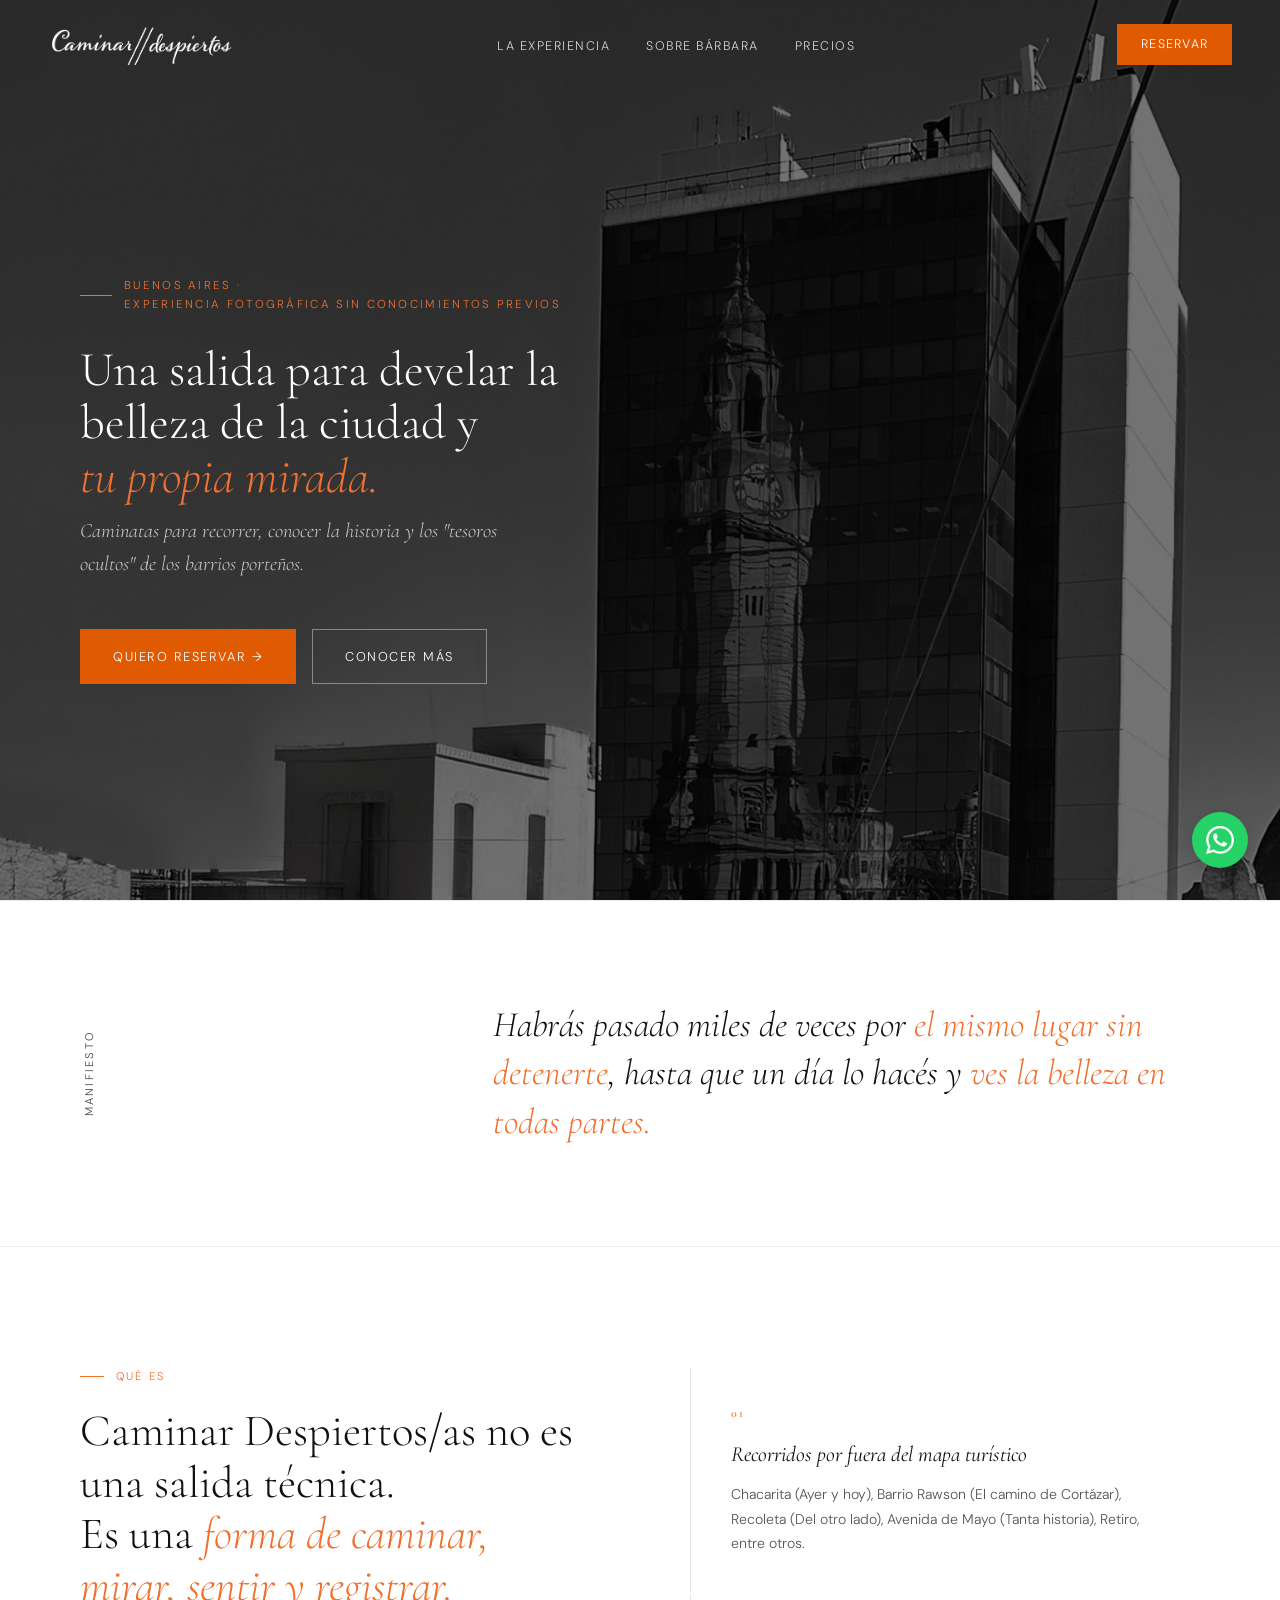
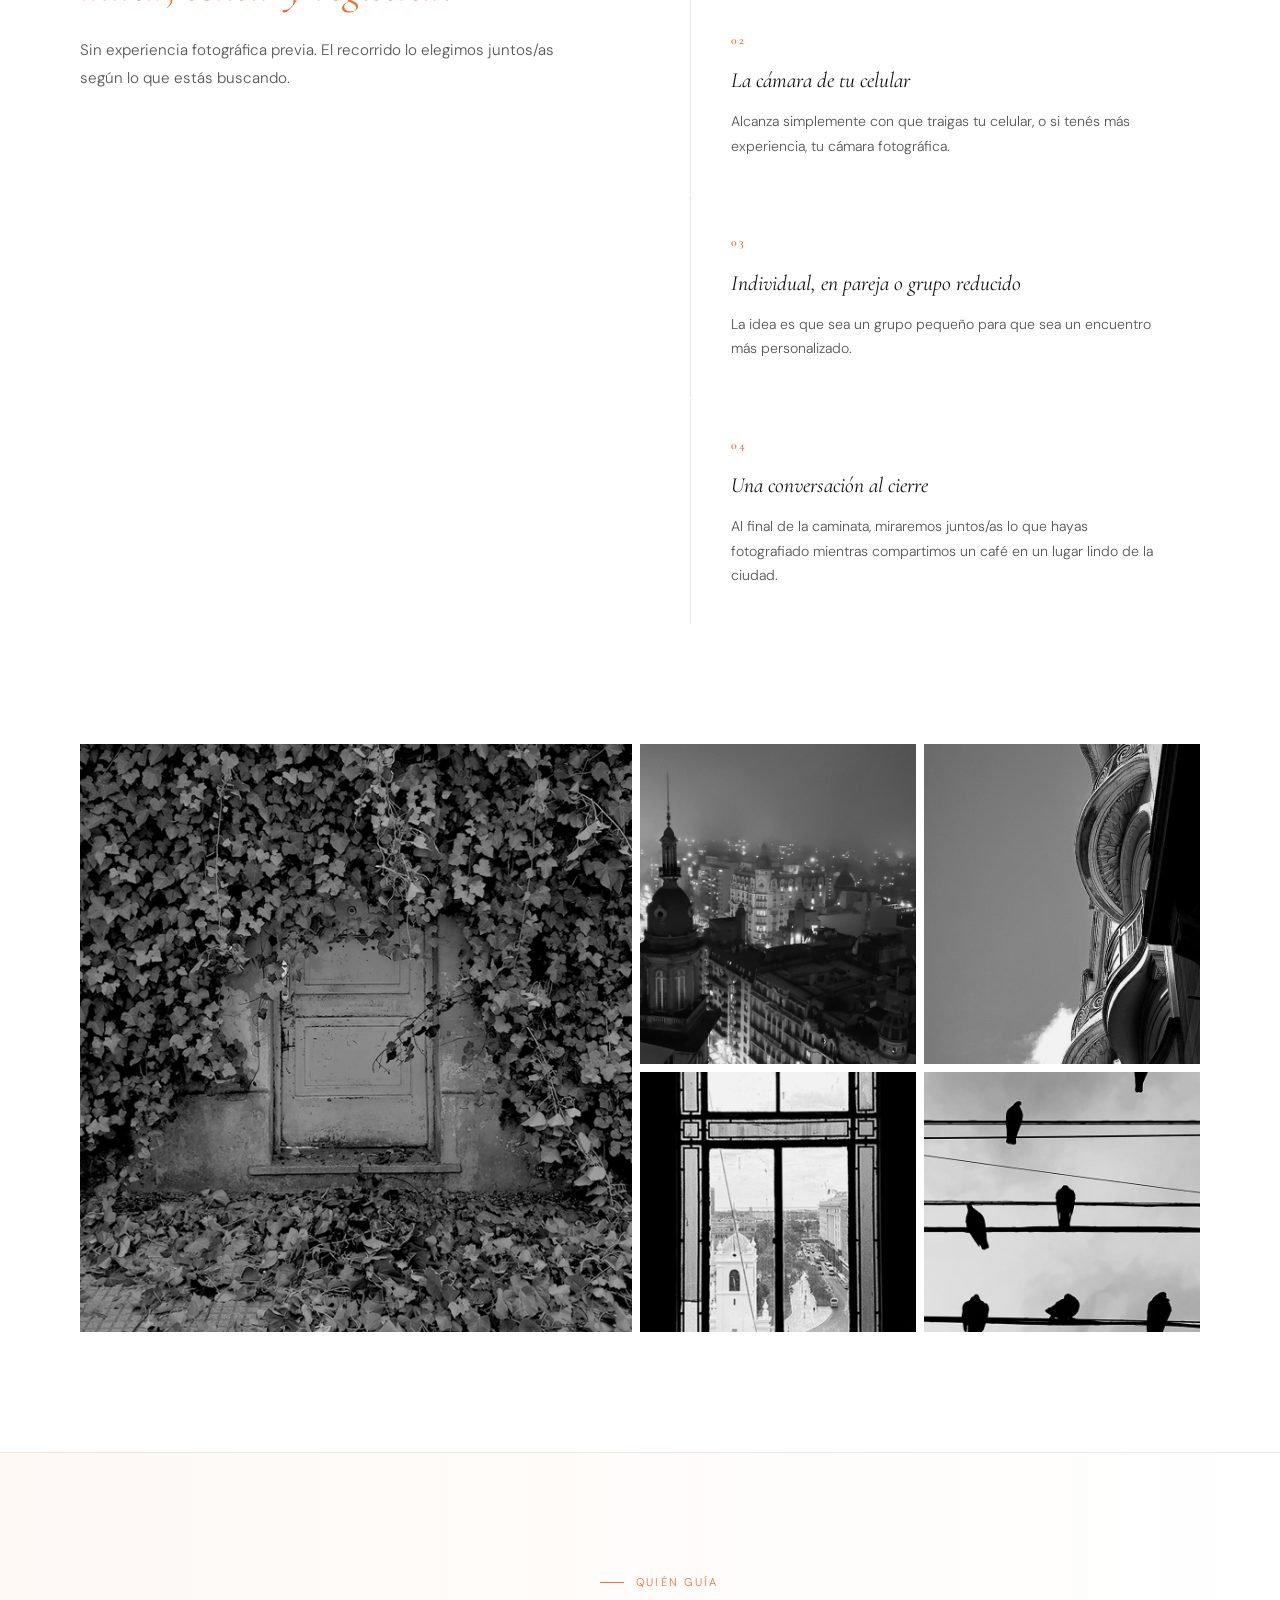
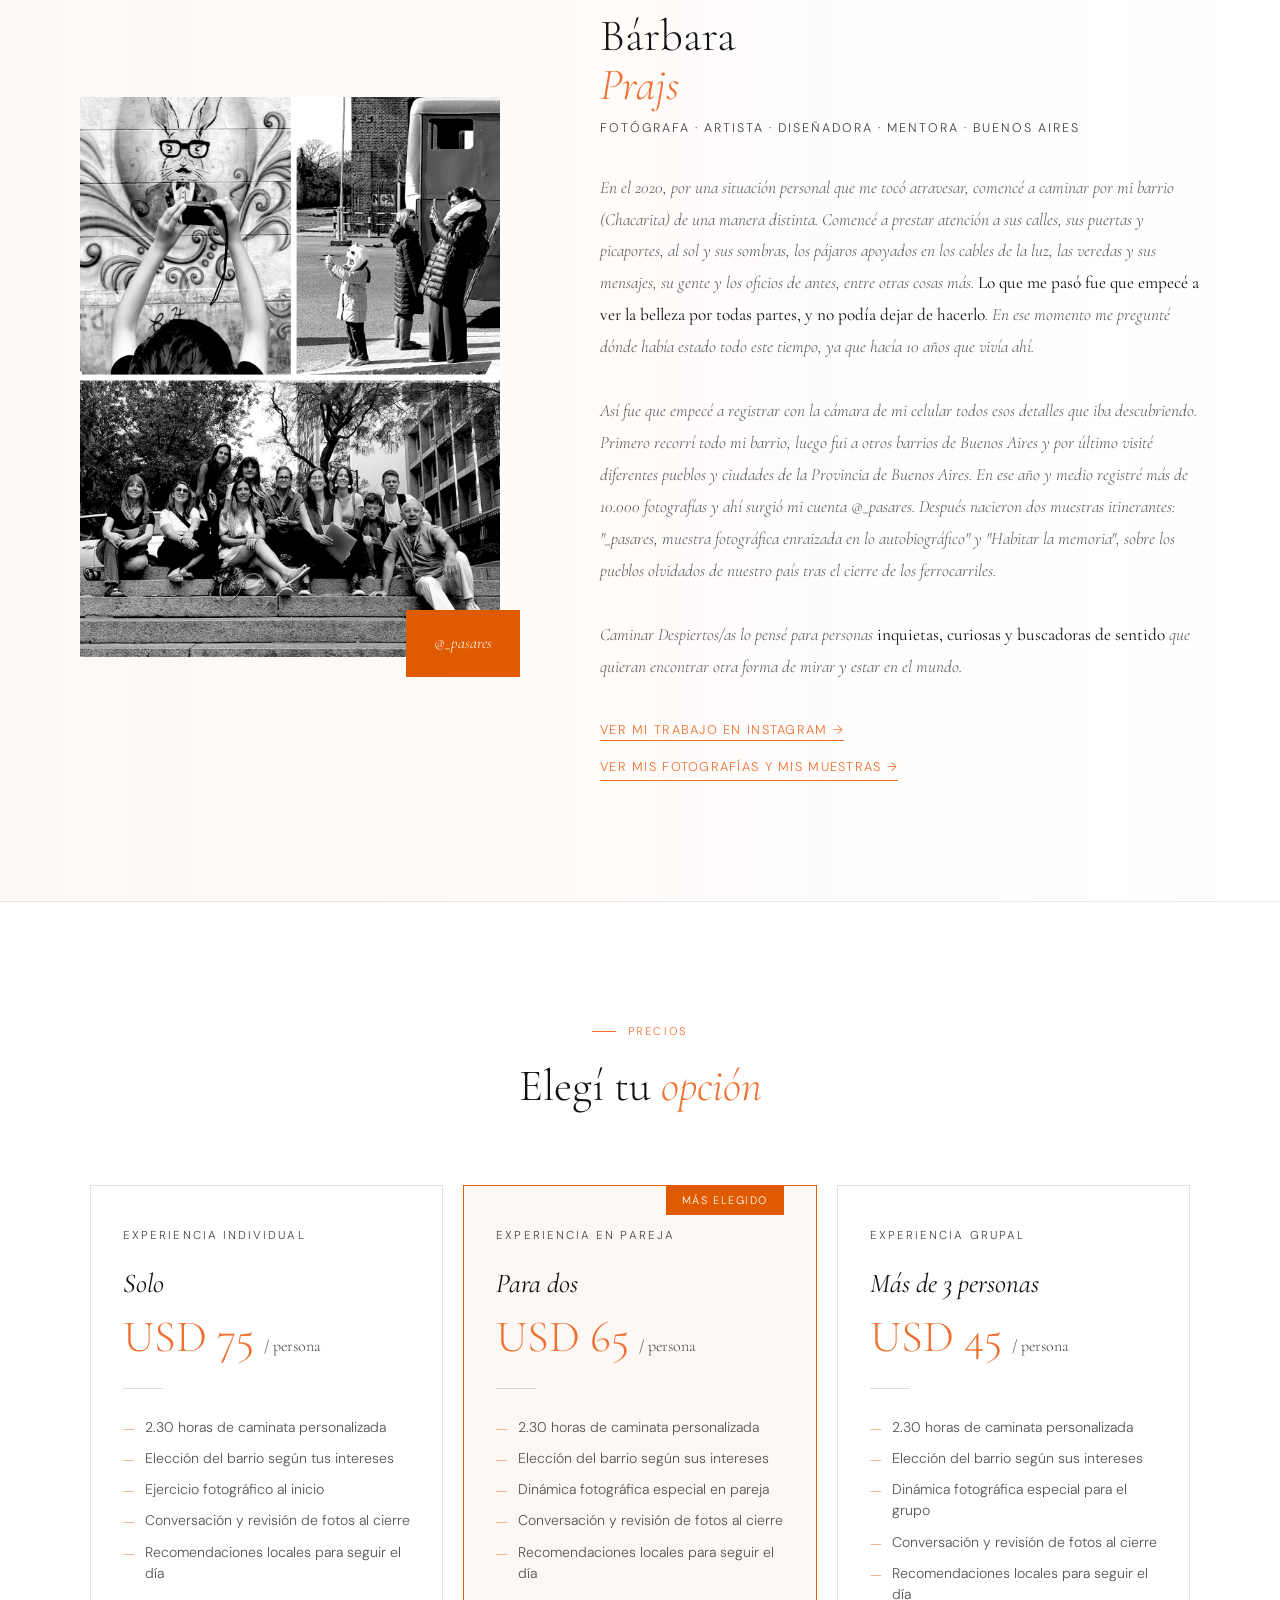
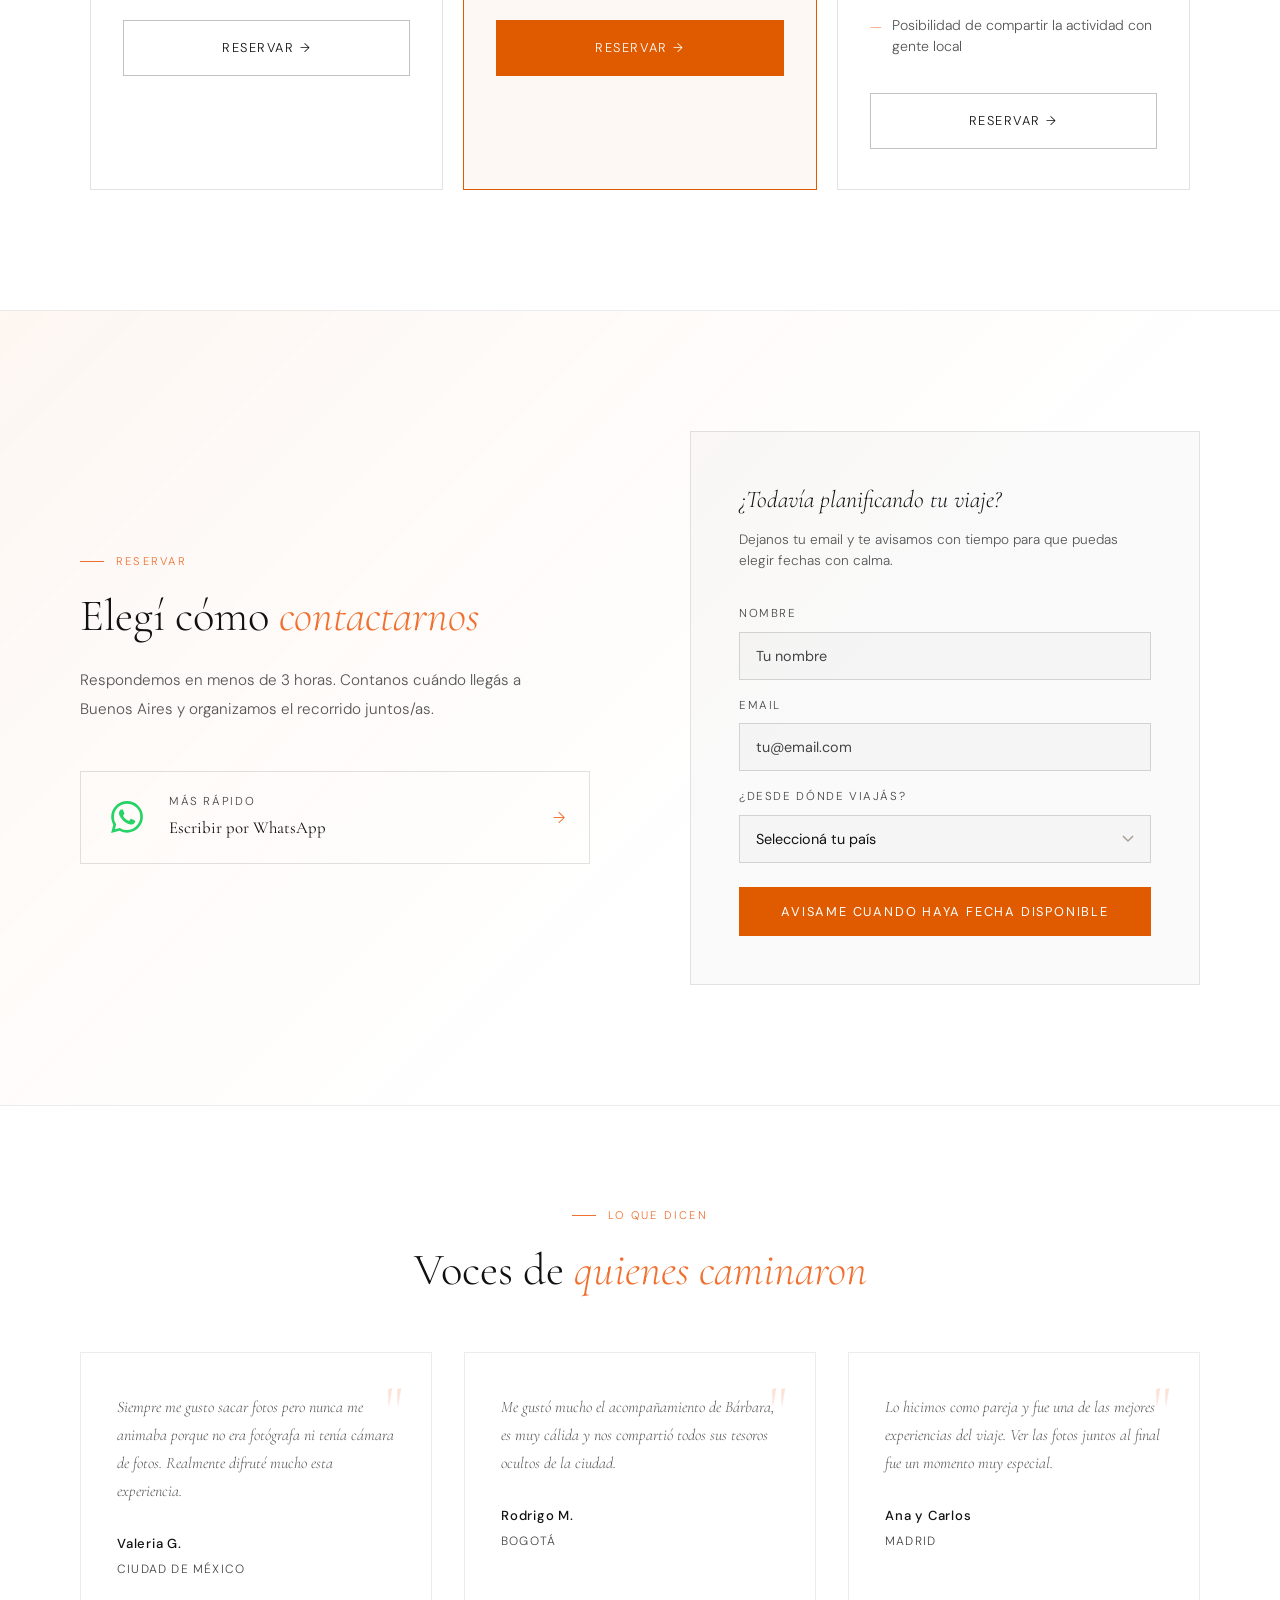
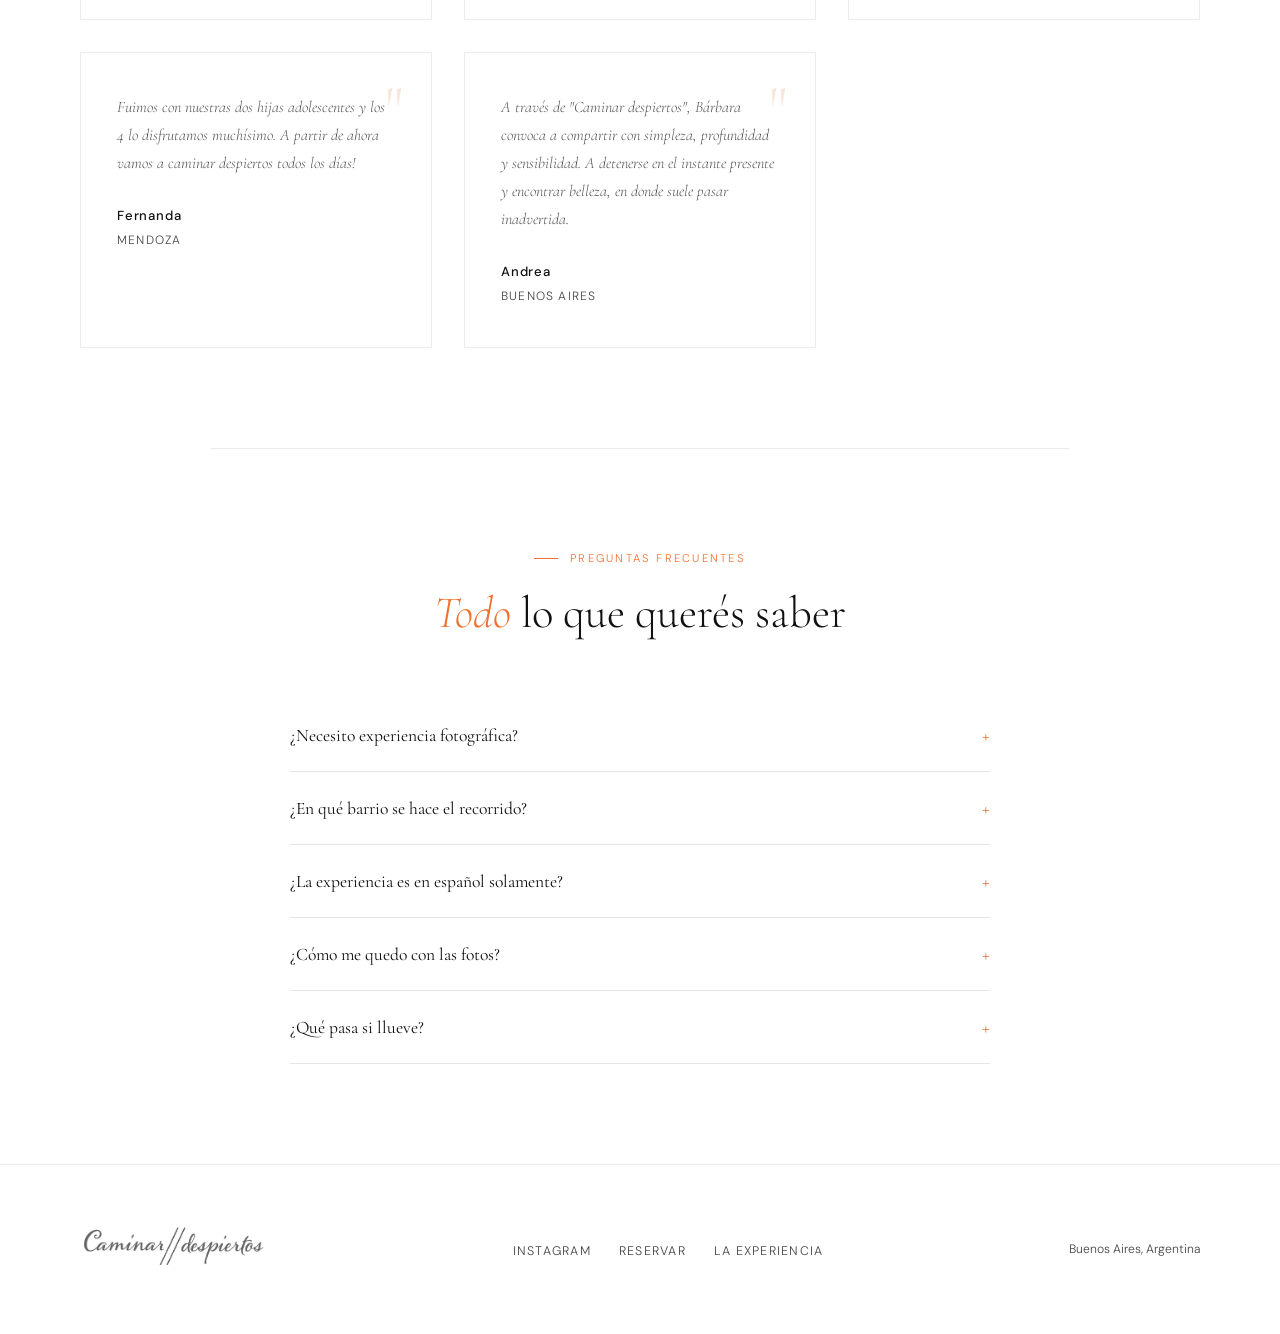
<file: index.html>
<!DOCTYPE html>
<html lang="es">
<head>
<!-- Google Tag Manager -->
<script>(function(w,d,s,l,i){w[l]=w[l]||[];w[l].push({'gtm.start':
new Date().getTime(),event:'gtm.js'});var f=d.getElementsByTagName(s)[0],
j=d.createElement(s),dl=l!='dataLayer'?'&l='+l:'';j.async=true;j.src=
'https://www.googletagmanager.com/gtm.js?id='+i+dl;f.parentNode.insertBefore(j,f);
})(window,document,'script','dataLayer','GTM-NDMD7FV8');</script>
<!-- End Google Tag Manager -->
<!-- Google tag (gtag.js) -->
<script async src="https://www.googletagmanager.com/gtag/js?id=AW-18066770005"></script>
<script>
  window.dataLayer = window.dataLayer || [];
  function gtag(){dataLayer.push(arguments);}
  gtag('js', new Date());
  gtag('config', 'AW-18066770005');
</script>
<meta charset="UTF-8">
<meta name="viewport" content="width=device-width, initial-scale=1.0">
<title>Caminar Despiertos — Experiencia fotográfica en Buenos Aires</title>
<meta name="description" content="Caminatas fotográficas por los barrios reales de Buenos Aires. Guiadas por Bárbara Prajs, fotógrafa y artista. Individual o en pareja. Sin experiencia previa necesaria.">

<!-- Open Graph / WhatsApp / Facebook -->
<meta property="og:type" content="website">
<meta property="og:url" content="https://caminardespiertos.com/">
<meta property="og:title" content="Caminar Despiertos — Experiencia fotográfica en Buenos Aires">
<meta property="og:description" content="Caminatas fotográficas por los barrios reales de Buenos Aires. Guiadas por Bárbara Prajs. Individual o en pareja. Sin experiencia previa necesaria.">
<meta property="og:image" content="https://caminardespiertos.com/images/image-share.jpg">
<meta property="og:locale" content="es_AR">

<!-- Twitter Card -->
<meta name="twitter:card" content="summary_large_image">
<meta name="twitter:title" content="Caminar Despiertos — Experiencia fotográfica en Buenos Aires">
<meta name="twitter:description" content="Caminatas fotográficas por los barrios reales de Buenos Aires. Guiadas por Bárbara Prajs.">
<meta name="twitter:image" content="https://caminardespiertos.com/images/image-share.jpg">

<!-- SEO -->
<meta name="robots" content="index, follow">
<meta name="author" content="Bárbara Prajs">
<link rel="canonical" href="https://caminardespiertos.com/">

<link rel="preconnect" href="https://fonts.googleapis.com">
<link rel="preconnect" href="https://fonts.gstatic.com" crossorigin>
<link href="https://fonts.googleapis.com/css2?family=Cormorant+Garamond:ital,wght@0,300;0,400;0,600;1,300;1,400;1,600&family=DM+Sans:wght@300;400;500&display=swap" rel="stylesheet">
<link rel="stylesheet" href="css/styles.css">
</head>
<body>
<!-- Google Tag Manager (noscript) -->
<noscript><iframe src="https://www.googletagmanager.com/ns.html?id=GTM-NDMD7FV8"
height="0" width="0" style="display:none;visibility:hidden"></iframe></noscript>
<!-- End Google Tag Manager (noscript) -->

<!-- NAV -->
<nav id="navbar">
  <a href="#" class="nav-logo">
    <img src="images/logo-white.png" alt="Caminar Despiertos" class="logo-white">
    <img src="images/logo.png" alt="Caminar Despiertos" class="logo-dark">
  </a>
  <ul class="nav-links">
    <li><a href="#que-es">La experiencia</a></li>
    <li><a href="#barbara">Sobre Bárbara</a></li>
    <li><a href="#precios">Precios</a></li>
  </ul>
  <a href="#reservar" class="nav-cta">Reservar</a>
</nav>

<!-- HERO -->
<section class="hero">
  <div class="hero-bg">
    <img src="images/hero.jpg" alt="Caminar Despiertos en Buenos Aires">
  </div>
  <div class="hero-left">
    <p class="hero-eyebrow">Buenos Aires ·<br>EXPERIENCIA FOTOGRÁFICA SIN CONOCIMIENTOS PREVIOS</p>
    <h1 class="hero-title">Una salida para develar la belleza de la ciudad y<br><em>tu propia mirada.</em></h1>
    <p class="hero-subtitle">Caminatas para recorrer, conocer la historia y los "tesoros ocultos" de los barrios porteños.</p>
    <div class="hero-actions">
      <a href="#reservar" class="btn-primary">Quiero reservar →</a>
      <a href="#que-es" class="btn-secondary">Conocer más</a>
    </div>
  </div>
</section>

<!-- QUOTE -->
<section class="quote-section">
  <span class="quote-label">Manifiesto</span>
  <blockquote class="quote-text">
    Habrás pasado miles de veces por <span>el mismo lugar sin detenerte</span>,
    hasta que un día lo hacés y <span>ves la belleza en todas partes.</span>
  </blockquote>
</section>

<!-- QUÉ ES -->
<section class="que-es" id="que-es">
  <div class="que-es-left fade-up">
    <p class="section-eyebrow">Qué es</p>
    <h2 class="section-title">Caminar Despiertos/as no es una salida técnica.<br>Es una <em>forma de caminar, mirar, sentir y registrar.</em></h2>
    <div class="section-body">
      <p>Sin experiencia fotográfica previa. El recorrido lo elegimos juntos/as según lo que estás buscando.</p>
    </div>
  </div>
  <div class="que-es-right">
    <div class="pillar fade-up">
      <p class="pillar-num">01</p>
      <h3 class="pillar-title">Recorridos por fuera del mapa turístico</h3>
      <p class="pillar-text">Chacarita (Ayer y hoy), Barrio Rawson (El camino de Cortázar), Recoleta (Del otro lado), Avenida de Mayo (Tanta historia), Retiro, entre otros.</p>
    </div>
    <div class="pillar fade-up">
      <p class="pillar-num">02</p>
      <h3 class="pillar-title">La cámara de tu celular</h3>
      <p class="pillar-text">Alcanza simplemente con que traigas tu celular, o si tenés más experiencia, tu cámara fotográfica.</p>
    </div>
    <div class="pillar fade-up">
      <p class="pillar-num">03</p>
      <h3 class="pillar-title">Individual, en pareja o grupo reducido</h3>
      <p class="pillar-text">La idea es que sea un grupo pequeño para que sea un encuentro más personalizado.</p>
    </div>
    <div class="pillar fade-up">
      <p class="pillar-num">04</p>
      <h3 class="pillar-title">Una conversación al cierre</h3>
      <p class="pillar-text">Al final de la caminata, miraremos juntos/as lo que hayas fotografiado mientras compartimos un café en un lugar lindo de la ciudad.</p>
    </div>
  </div>
</section>

<!-- PHOTO GRID -->
<section class="photo-grid-section">
  <div class="photo-grid">
    <div class="photo-cell">
      <img src="images/grid-1.jpg" alt="" style="width:100%;height:100%;object-fit:cover;">
    </div>
    <div class="photo-cell">
      <img src="images/grid-2.jpg" alt="" style="width:100%;height:100%;object-fit:cover;">
    </div>
    <div class="photo-cell">
      <img src="images/grid-3.jpg" alt="" style="width:100%;height:100%;object-fit:cover;">
    </div>
    <div class="photo-cell">
      <img src="images/grid-4.jpg" alt="" style="width:100%;height:100%;object-fit:cover;">
    </div>
    <div class="photo-cell">
      <img src="images/grid-5.jpg" alt="" style="width:100%;height:100%;object-fit:cover;">
    </div>
  </div>
</section>

<!-- BARBARA -->
<section class="barbara-section" id="barbara">
  <div class="barbara-photo-wrap fade-up">
    <div class="barbara-photo">
      <img src="images/barbara.jpg" alt="Bárbara Prajs" style="width:100%;height:100%;object-fit:cover;">
    </div>
    <div class="barbara-photo-caption">@_pasares</div>
  </div>
  <div class="barbara-content fade-up">
    <p class="section-eyebrow">Quién guía</p>
    <h2 class="barbara-name">Bárbara<br><em>Prajs</em></h2>
    <p class="barbara-role">Fotógrafa · Artista  · Diseñadora · Mentora · Buenos Aires</p>
    <p class="barbara-bio">
      En el 2020, por una situación personal que me tocó atravesar, comencé a caminar por mi barrio (Chacarita) de una manera distinta. Comencé a prestar atención a sus calles, sus puertas y picaportes, al sol y sus sombras, los pájaros apoyados en los cables de la luz, las veredas y sus mensajes, su gente y los oficios de antes, entre otras cosas más. <strong>Lo que me pasó fue que empecé a ver la belleza por todas partes, y no podía dejar de hacerlo</strong>. En ese momento me pregunté dónde había estado todo este tiempo, ya que hacía 10 años que vivía ahí.<br><br>
      Así fue que empecé a registrar con la cámara de mi celular todos esos detalles que iba descubriendo. Primero recorrí todo mi barrio, luego fui a otros barrios de Buenos Aires y por último visité diferentes pueblos y ciudades de la Provincia de Buenos Aires. En ese año y medio registré más de 10.000 fotografías y ahí surgió mi cuenta @_pasares. Después nacieron dos muestras itinerantes: "_pasares, muestra fotográfica enraizada en lo autobiográfico" y "Habitar la memoria", sobre los pueblos olvidados de nuestro país tras el cierre de los ferrocarriles.<br><br>
      Caminar Despiertos/as lo pensé para personas <strong>inquietas, curiosas y buscadoras de sentido</strong> que quieran encontrar otra forma de mirar y estar en el mundo.
    </p>
    <a href="https://www.instagram.com/_pasares" target="_blank" class="barbara-link">Ver mi trabajo en Instagram →</a>
    <a href="https://barbaraprajs.mitiendanube.com/" target="_blank" class="barbara-link barbara-link-second">Ver mis fotografías y mis muestras →</a>
  </div>
</section>

<!-- PRECIOS -->
<section class="precios-section" id="precios">
  <div class="precios-header fade-up">
    <p class="section-eyebrow" style="justify-content:center;">Precios</p>
    <h2 class="section-title">Elegí tu <em>opción</em></h2>
  </div>
  <div class="precios-grid">
    <div class="precio-card fade-up">
      <p class="precio-tipo">Experiencia individual</p>
      <p class="precio-nombre">Solo</p>
      <p class="precio-valor">USD 75 <span>/ persona</span></p>
      <div class="precio-divider"></div>
      <ul class="precio-includes">
        <li>2.30 horas de caminata personalizada</li>
        <li>Elección del barrio según tus intereses</li>
        <li>Ejercicio fotográfico al inicio</li>
        <li>Conversación y revisión de fotos al cierre</li>
        <li>Recomendaciones locales para seguir el día</li>
      </ul>
      <a href="#reservar" class="btn-secondary" style="display:inline-block;text-align:center;width:100%;">Reservar →</a>
    </div>
    <div class="precio-card featured fade-up">
      <div class="precio-badge">Más elegido</div>
      <p class="precio-tipo">Experiencia en pareja</p>
      <p class="precio-nombre">Para dos</p>
      <p class="precio-valor">USD 65 <span>/ persona</span></p>
      <div class="precio-divider"></div>
      <ul class="precio-includes">
        <li>2.30 horas de caminata personalizada</li>
        <li>Elección del barrio según sus intereses</li>
        <li>Dinámica fotográfica especial en pareja</li>
        <li>Conversación y revisión de fotos al cierre</li>
        <li>Recomendaciones locales para seguir el día</li>
      </ul>
      <a href="#reservar" class="btn-primary" style="display:inline-block;text-align:center;width:100%;">Reservar →</a>
    </div>
    <div class="precio-card fade-up">
      <p class="precio-tipo">Experiencia grupal</p>
      <p class="precio-nombre">Más de 3 personas</p>
      <p class="precio-valor">USD 45 <span>/ persona</span></p>
      <div class="precio-divider"></div>
      <ul class="precio-includes">
        <li>2.30 horas de caminata personalizada</li>
        <li>Elección del barrio según sus intereses</li>
        <li>Dinámica fotográfica especial para el grupo</li>
        <li>Conversación y revisión de fotos al cierre</li>
        <li>Recomendaciones locales para seguir el día</li>
        <li>Posibilidad de compartir la actividad con gente local</li>
      </ul>
      <a href="#reservar" class="btn-secondary" style="display:inline-block;text-align:center;width:100%;">Reservar →</a>
    </div>
  </div>
</section>

<!-- RESERVAR -->
<section class="reservar-section" id="reservar">
  <div class="reservar-content fade-up">
    <p class="section-eyebrow">Reservar</p>
    <h2 class="section-title">Elegí cómo <em>contactarnos</em></h2>
    <div class="section-body">
      <p>Respondemos en menos de 3 horas. Contanos cuándo llegás a Buenos Aires y organizamos el recorrido juntos/as.</p>
    </div>
    <div class="reservar-options">
      <a href="https://wa.me/5491121562818?text=Hola%20B%C3%A1rbara%2C%20me%20interesa%20Caminar%20Despiertos" target="_blank" class="option-card">
        <div class="option-icon">
          <svg xmlns="http://www.w3.org/2000/svg" viewBox="0 0 24 24" fill="#25d366">
            <path d="M17.472 14.382c-.297-.149-1.758-.867-2.03-.967-.273-.099-.471-.148-.67.15-.197.297-.767.966-.94 1.164-.173.199-.347.223-.644.075-.297-.15-1.255-.463-2.39-1.475-.883-.788-1.48-1.761-1.653-2.059-.173-.297-.018-.458.13-.606.134-.133.298-.347.446-.52.149-.174.198-.298.298-.497.099-.198.05-.371-.025-.52-.075-.149-.669-1.612-.916-2.207-.242-.579-.487-.5-.669-.51-.173-.008-.371-.01-.57-.01-.198 0-.52.074-.792.372-.272.297-1.04 1.016-1.04 2.479 0 1.462 1.065 2.875 1.213 3.074.149.198 2.096 3.2 5.077 4.487.709.306 1.262.489 1.694.625.712.227 1.36.195 1.871.118.571-.085 1.758-.719 2.006-1.413.248-.694.248-1.289.173-1.413-.074-.124-.272-.198-.57-.347m-5.421 7.403h-.004a9.87 9.87 0 01-5.031-1.378l-.361-.214-3.741.982.998-3.648-.235-.374a9.86 9.86 0 01-1.51-5.26c.001-5.45 4.436-9.884 9.888-9.884 2.64 0 5.122 1.03 6.988 2.898a9.825 9.825 0 012.893 6.994c-.003 5.45-4.437 9.884-9.885 9.884m8.413-18.297A11.815 11.815 0 0012.05 0C5.495 0 .16 5.335.157 11.892c0 2.096.547 4.142 1.588 5.945L.057 24l6.305-1.654a11.882 11.882 0 005.683 1.448h.005c6.554 0 11.89-5.335 11.893-11.893a11.821 11.821 0 00-3.48-8.413z"/>
          </svg>
        </div>
        <div>
          <p class="option-label">Más rápido</p>
          <p class="option-name">Escribir por WhatsApp</p>
        </div>
        <span class="option-arrow">→</span>
      </a>
      <!-- AIRBNB OCULTO TEMPORALMENTE
      <a href="https://airbnb.com/experiences" target="_blank" class="option-card">
        <div class="option-icon">
          <img src="images/logoairbnb.png" alt="Airbnb">
        </div>
        <div>
          <p class="option-label">Reserva con garantía</p>
          <p class="option-name">Reservar en Airbnb Experiences</p>
        </div>
        <span class="option-arrow">→</span>
      </a>
      -->
    </div>
  </div>
  <div class="email-form-wrap fade-up">
    <h3 class="email-form-title">¿Todavía planificando tu viaje?</h3>
    <p class="email-form-sub">Dejanos tu email y te avisamos con tiempo para que puedas elegir fechas con calma.</p>
    <form id="emailForm">
      <div class="form-group">
        <label class="form-label" for="nombre">Nombre</label>
        <input class="form-input" type="text" id="nombre" name="nombre" placeholder="Tu nombre" required>
      </div>
      <div class="form-group">
        <label class="form-label" for="email">Email</label>
        <input class="form-input" type="email" id="email" name="email" placeholder="tu@email.com" required>
      </div>
      <div class="form-group">
        <label class="form-label" for="origen">¿Desde dónde viajás?</label>
        <select class="form-select" id="origen" name="origen">
          <option value="">Seleccioná tu país</option>
			<option value="mx">Argentina</option>
			   <option value="cl">Chile</option>
			    <option value="co">Colombia</option>
			      <option value="es">España</option>
                   <option value="mx">México</option>
      
          <option value="uy">Uruguay</option>
          <option value="otro">Otro</option>
        </select>
      </div>
      <button class="form-submit" type="submit">Avisame cuando haya fecha disponible</button>
    </form>
    <p class="form-success" id="formSuccess">¡Perfecto! Te escribimos pronto ✦</p>
  </div>
</section>

<!-- TESTIMONIOS -->
<section class="testimonios-section">
  <div class="fade-up" style="text-align:center;">
    <p class="section-eyebrow" style="justify-content:center;">Lo que dicen</p>
    <h2 class="section-title" style="text-align:center;">Voces de <em>quienes caminaron</em></h2>
  </div>
  <div class="testimonios-grid">
    <div class="testimonio-card fade-up">
      <p class="testimonio-text">Siempre me gusto sacar fotos pero nunca me animaba porque no era fotógrafa ni tenía cámara de fotos. Realmente difruté mucho esta experiencia.</p>
      <div class="testimonio-autor">
        <span class="testimonio-nombre">Valeria G.</span>
        <span class="testimonio-origen">Ciudad de México</span>
      </div>
    </div>
    <div class="testimonio-card fade-up">
      <p class="testimonio-text">Me gustó mucho el acompañamiento de Bárbara, es muy cálida y nos compartió todos sus tesoros ocultos de la ciudad.
</p>
      <div class="testimonio-autor">
        <span class="testimonio-nombre">Rodrigo M.</span>
        <span class="testimonio-origen">Bogotá</span>
      </div>
    </div>
    <div class="testimonio-card fade-up">
      <p class="testimonio-text">Lo hicimos como pareja y fue una de las mejores experiencias del viaje. Ver las fotos juntos al final fue un momento muy especial.</p>
      <div class="testimonio-autor">
        <span class="testimonio-nombre">Ana y Carlos</span>
        <span class="testimonio-origen">Madrid</span>
      </div>
    </div>
	  
	  
	  <div class="testimonio-card fade-up">
      <p class="testimonio-text">Fuimos con nuestras dos hijas adolescentes y los 4 lo disfrutamos muchísimo. A partir de ahora vamos a caminar despiertos todos los días!

</p>
      <div class="testimonio-autor">
        <span class="testimonio-nombre">Fernanda</span>
        <span class="testimonio-origen">Mendoza</span>
      </div>
    </div>
    <div class="testimonio-card fade-up">
      <p class="testimonio-text">A través de "Caminar despiertos", Bárbara convoca a compartir con simpleza, profundidad y sensibilidad. A detenerse en el instante presente y encontrar belleza, en donde suele pasar inadvertida.</p>
      <div class="testimonio-autor">
        <span class="testimonio-nombre">Andrea</span>
        <span class="testimonio-origen">Buenos Aires</span>
      </div>
    </div>
  </div>
</section>

<!-- FAQ -->
<section class="faq-section">
  <div class="faq-header fade-up">
    <p class="section-eyebrow" style="justify-content:center;">Preguntas frecuentes</p>
    <h2 class="section-title" style="text-align:center;"><em>Todo</em> lo que querés saber</h2>
  </div>
  <div class="fade-up">
    <div class="faq-item">
      <button class="faq-question">¿Necesito experiencia fotográfica? <em class="faq-icon">+</em></button>
      <div class="faq-answer"><p>Para nada. Alcanza con el celular y las ganas de mirar distinto. No es una clase técnica — es una experiencia para ver, conectar y sentir. Si tenés cámara, también podés traerla.</p></div>
    </div>
    <div class="faq-item">
      <button class="faq-question">¿En qué barrio se hace el recorrido? <em class="faq-icon">+</em></button>
      <div class="faq-answer"><p>Lo elegimos juntos/as antes de arrancar, según tus intereses y los días que tenés en Buenos Aires. Trabajamos en Chacarita, Barrio Rawson (Agronomia), Avenida de Mayo (Montserrat), San Telmo, Recoleta, Retiro, entre otros.</p></div>
    </div>
    <div class="faq-item">
      <button class="faq-question">¿La experiencia es en español solamente? <em class="faq-icon">+</em></button>
      <div class="faq-answer"><p>Por ahora sí, la experiencia se hace en español. Ideal para viajeros de México, Colombia, España, Chile, Uruguay y resto de América Latina.</p></div>
    </div>
    <div class="faq-item">
      <button class="faq-question">¿Cómo me quedo con las fotos? <em class="faq-icon">+</em></button>
      <div class="faq-answer"><p>Las fotos son tuyas desde el primer momento — las sacás vos durante la caminata con tu propio dispositivo. No hay ninguna edición nuestra ni entrega posterior: te llevás lo que viste con tus propios ojos.</p></div>
    </div>
    <div class="faq-item">
      <button class="faq-question">¿Qué pasa si llueve? <em class="faq-icon">+</em></button>
      <div class="faq-answer">
        <p>La lluvia cambia la luz y la ciudad se ve distinta — a veces más linda. Si la lluvia es muy intensa, reagendamos sin costo. Lo coordinamos por WhatsApp con anticipación.</p></div>
    </div>
  </div>
</section>

<!-- FOOTER -->
<footer>
  <div class="footer-logo"><img src="images/logo.png" alt="Caminar Despiertos"></div>
  <ul class="footer-links">
    <li><a href="https://www.instagram.com/_pasares" target="_blank">Instagram</a></li>
    <li><a href="#reservar">Reservar</a></li>
    <li><a href="#que-es">La experiencia</a></li>
  </ul>
  <p class="footer-copy">Buenos Aires, Argentina</p>
</footer>

<!-- WHATSAPP FLOTANTE -->
<a href="https://wa.me/5491121562818?text=Hola%20Bárbara%2C%20me%20interesa%20Caminar%20Despiertos" target="_blank" class="whatsapp-float" aria-label="Escribir por WhatsApp">
  <svg xmlns="http://www.w3.org/2000/svg" viewBox="0 0 24 24" fill="currentColor">
    <path d="M17.472 14.382c-.297-.149-1.758-.867-2.03-.967-.273-.099-.471-.148-.67.15-.197.297-.767.966-.94 1.164-.173.199-.347.223-.644.075-.297-.15-1.255-.463-2.39-1.475-.883-.788-1.48-1.761-1.653-2.059-.173-.297-.018-.458.13-.606.134-.133.298-.347.446-.52.149-.174.198-.298.298-.497.099-.198.05-.371-.025-.52-.075-.149-.669-1.612-.916-2.207-.242-.579-.487-.5-.669-.51-.173-.008-.371-.01-.57-.01-.198 0-.52.074-.792.372-.272.297-1.04 1.016-1.04 2.479 0 1.462 1.065 2.875 1.213 3.074.149.198 2.096 3.2 5.077 4.487.709.306 1.262.489 1.694.625.712.227 1.36.195 1.871.118.571-.085 1.758-.719 2.006-1.413.248-.694.248-1.289.173-1.413-.074-.124-.272-.198-.57-.347m-5.421 7.403h-.004a9.87 9.87 0 01-5.031-1.378l-.361-.214-3.741.982.998-3.648-.235-.374a9.86 9.86 0 01-1.51-5.26c.001-5.45 4.436-9.884 9.888-9.884 2.64 0 5.122 1.03 6.988 2.898a9.825 9.825 0 012.893 6.994c-.003 5.45-4.437 9.884-9.885 9.884m8.413-18.297A11.815 11.815 0 0012.05 0C5.495 0 .16 5.335.157 11.892c0 2.096.547 4.142 1.588 5.945L.057 24l6.305-1.654a11.882 11.882 0 005.683 1.448h.005c6.554 0 11.89-5.335 11.893-11.893a11.821 11.821 0 00-3.48-8.413z"/>
  </svg>
</a>

<script src="js/main.js"></script>
</body>
</html>
</file>
<file: css/styles.css>
*, *::before, *::after { box-sizing: border-box; margin: 0; padding: 0; }

:root {
  --ink:     #ffffff;
  --cream:   #111111;
  --warm:    #f2f2f2;
  --terra:   #e05a00;
  --terra-l: #f07030;
  --stone:   #444444;
  --stone-l: #555555;
  --dark:    #000000;
  --serif:   'Cormorant Garamond', Georgia, serif;
  --sans:    'DM Sans', sans-serif;
}

html { scroll-behavior: smooth; }

body {
  background: var(--ink);
  color: var(--cream);
  font-family: var(--sans);
  font-weight: 300;
  line-height: 1.7;
  overflow-x: hidden;
}

/* ── GRAIN OVERLAY ── */
body::before {
  content: '';
  position: fixed;
  inset: 0;
  background-image: url("data:image/svg+xml,%3Csvg viewBox='0 0 256 256' xmlns='http://www.w3.org/2000/svg'%3E%3Cfilter id='n'%3E%3CfeTurbulence type='fractalNoise' baseFrequency='0.9' numOctaves='4' stitchTiles='stitch'/%3E%3C/filter%3E%3Crect width='100%25' height='100%25' filter='url(%23n)' opacity='0.04'/%3E%3C/svg%3E");
  background-size: 200px 200px;
  pointer-events: none;
  z-index: 9999;
  opacity: 0.3;
}

/* ── NAV ── */
nav {
  position: fixed;
  top: 0; left: 0; right: 0;
  z-index: 100;
  display: flex;
  justify-content: space-between;
  align-items: center;
  padding: 24px 48px;
  background: transparent;
  transition: all 0.4s ease;
}
nav.scrolled {
  background: rgba(255,255,255,0.97);
  backdrop-filter: blur(12px);
  padding: 16px 48px;
  box-shadow: 0 1px 0 rgba(17,17,17,0.08);
}
.nav-logo {
  text-decoration: none;
  display: flex;
  align-items: center;
}
.nav-logo img {
  height: 40px;
  width: auto;
}
.logo-dark { display: none; }
nav.scrolled .logo-white { display: none; }
nav.scrolled .logo-dark { display: block; }
.nav-links {
  display: flex;
  gap: 36px;
  list-style: none;
}
.nav-links a {
  font-size: 0.78rem;
  letter-spacing: 0.12em;
  text-transform: uppercase;
  color: rgba(255,255,255,0.8);
  text-decoration: none;
  transition: color 0.3s;
}
.nav-links a:hover { color: #ffffff; }
nav.scrolled .nav-links a { color: var(--stone-l); }
nav.scrolled .nav-links a:hover { color: var(--cream); }
.nav-cta {
  font-size: 0.78rem;
  letter-spacing: 0.1em;
  text-transform: uppercase;
  color: #ffffff;
  background: var(--terra);
  border: none;
  padding: 10px 24px;
  cursor: pointer;
  text-decoration: none;
  transition: background 0.3s;
}
.nav-cta:hover { background: var(--terra-l); }

/* ── HERO ── */
.hero {
  min-height: 100vh;
  position: relative;
  overflow: hidden;
  display: flex;
  align-items: center;
}
.hero-bg {
  position: absolute;
  inset: 0;
  z-index: 0;
}
.hero-bg img {
  width: 100%;
  height: 100%;
  object-fit: cover;
}
.hero-bg::after {
  content: '';
  position: absolute;
  inset: 0;
  background: rgba(0, 0, 0, 0.55);
}

.hero-left {
  display: flex;
  flex-direction: column;
  justify-content: center;
  padding: 140px 64px 80px 80px;
  position: relative;
  z-index: 2;
  max-width: 700px;
}

.hero-eyebrow {
  font-size: 0.72rem;
  letter-spacing: 0.2em;
  text-transform: uppercase;
  color: var(--terra-l);
  margin-bottom: 28px;
  display: flex;
  align-items: center;
  gap: 12px;
}
.hero-eyebrow::before {
  content: '';
  display: inline-block;
  width: 32px;
  height: 1px;
  background: var(--terra-l);
}

.hero-title {
  font-family: var(--serif);
  font-size: clamp(2.2rem, 3.8vw, 4rem);
  font-weight: 300;
  line-height: 1.1;
  color: #ffffff;
  margin-bottom: 12px;
}
.hero-title em {
  font-style: italic;
  color: var(--terra-l);
}

.hero-subtitle {
  font-family: var(--serif);
  font-size: clamp(1rem, 1.6vw, 1.3rem);
  font-weight: 300;
  font-style: italic;
  color: rgba(255,255,255,0.75);
  margin-bottom: 48px;
  max-width: 420px;
  line-height: 1.6;
}

.hero-meta {
  display: flex;
  gap: 32px;
  margin-bottom: 52px;
}
.hero-meta-item {
  display: flex;
  flex-direction: column;
  gap: 4px;
}
.hero-meta-label {
  font-size: 0.68rem;
  letter-spacing: 0.16em;
  text-transform: uppercase;
  color: rgba(255,255,255,0.5);
}
.hero-meta-value {
  font-family: var(--serif);
  font-size: 1.15rem;
  font-weight: 400;
  color: #ffffff;
}

.hero-actions {
  display: flex;
  gap: 16px;
  flex-wrap: wrap;
}
.hero .btn-secondary {
  color: #ffffff;
  border-color: rgba(255,255,255,0.4);
}
.hero .btn-secondary:hover {
  border-color: #ffffff;
  background: rgba(255,255,255,0.1);
}

.btn-primary {
  display: inline-flex;
  align-items: center;
  gap: 10px;
  background: var(--terra);
  color: #ffffff;
  text-decoration: none;
  font-size: 0.8rem;
  letter-spacing: 0.12em;
  text-transform: uppercase;
  padding: 16px 32px;
  transition: all 0.3s ease;
  border: 1px solid var(--terra);
}
.btn-primary:hover {
  background: var(--terra-l);
  border-color: var(--terra-l);
  transform: translateY(-1px);
}

.btn-secondary {
  display: inline-flex;
  align-items: center;
  gap: 10px;
  background: transparent;
  color: var(--cream);
  text-decoration: none;
  font-size: 0.8rem;
  letter-spacing: 0.12em;
  text-transform: uppercase;
  padding: 16px 32px;
  border: 1px solid rgba(17,17,17,0.25);
  transition: all 0.3s ease;
}
.btn-secondary:hover {
  border-color: var(--cream);
  background: rgba(17,17,17,0.05);
}

.hero-right {
  position: relative;
  overflow: hidden;
}

/* Photo placeholder — replace with <img> */
.photo-hero {
  position: absolute;
  inset: 0;
  background: #e8e8e8;
  display: flex;
  align-items: center;
  justify-content: center;
}
.photo-hero::after {
  content: '';
  position: absolute;
  inset: 0;
  background: linear-gradient(to right, var(--ink) 0%, transparent 30%);
}
.photo-placeholder-text {
  font-family: var(--serif);
  font-style: italic;
  font-size: 0.9rem;
  color: rgba(17,17,17,0.3);
  text-align: center;
  z-index: 1;
  letter-spacing: 0.06em;
}

/* ── QUOTE BREAK ── */
.quote-section {
  padding: 100px 80px;
  display: grid;
  grid-template-columns: 1fr 2fr;
  gap: 60px;
  align-items: center;
  border-top: 1px solid rgba(17,17,17,0.08);
  border-bottom: 1px solid rgba(17,17,17,0.08);
}
.quote-label {
  font-size: 0.7rem;
  letter-spacing: 0.2em;
  text-transform: uppercase;
  color: var(--stone);
  writing-mode: vertical-rl;
  text-orientation: mixed;
  transform: rotate(180deg);
  align-self: center;
}
.quote-text {
  font-family: var(--serif);
  font-size: clamp(1.5rem, 2.8vw, 2.6rem);
  font-weight: 300;
  font-style: italic;
  line-height: 1.35;
  color: var(--cream);
  max-width: 800px;
}
.quote-text span { color: var(--terra-l); }

/* ── QUÉ ES ── */
.que-es {
  padding: 120px 80px;
  display: grid;
  grid-template-columns: 1fr 1fr;
  gap: 100px;
  align-items: start;
}
.que-es-left { position: sticky; top: 120px; }

.section-eyebrow {
  font-size: 0.7rem;
  letter-spacing: 0.2em;
  text-transform: uppercase;
  color: var(--terra-l);
  margin-bottom: 20px;
  display: flex;
  align-items: center;
  gap: 12px;
}
.section-eyebrow::before {
  content: '';
  display: inline-block;
  width: 24px;
  height: 1px;
  background: var(--terra-l);
}

.section-title {
  font-family: var(--serif);
  font-size: clamp(2rem, 3.5vw, 3.2rem);
  font-weight: 300;
  line-height: 1.15;
  color: var(--cream);
  margin-bottom: 24px;
}
.section-title em {
  font-style: italic;
  color: var(--terra-l);
}

.section-body {
  font-size: 0.95rem;
  color: var(--stone-l);
  line-height: 1.85;
  max-width: 480px;
}
.section-body p + p { margin-top: 16px; }

.que-es-right { display: flex; flex-direction: column; gap: 2px; }

.pillar {
  padding: 36px 40px;
  border-left: 1px solid rgba(17,17,17,0.1);
  transition: all 0.4s ease;
  cursor: default;
  position: relative;
}
.pillar::before {
  content: '';
  position: absolute;
  left: 0; top: 0; bottom: 0;
  width: 2px;
  background: var(--terra);
  transform: scaleY(0);
  transition: transform 0.4s ease;
  transform-origin: top;
}
.pillar:hover::before { transform: scaleY(1); }
.pillar:hover { background: rgba(224,90,0,0.04); }

.pillar-num {
  font-family: var(--serif);
  font-size: 0.75rem;
  font-weight: 600;
  letter-spacing: 0.16em;
  color: var(--terra-l);
  margin-bottom: 12px;
}
.pillar-title {
  font-family: var(--serif);
  font-size: 1.35rem;
  font-weight: 400;
  color: var(--cream);
  margin-bottom: 10px;
  font-style: italic;
}
.pillar-text {
  font-size: 0.88rem;
  color: var(--stone-l);
  line-height: 1.75;
}

/* ── PHOTO GRID ── */
.photo-grid-section {
  padding: 0 80px 120px;
}
.photo-grid {
  display: grid;
  grid-template-columns: 2fr 1fr 1fr;
  grid-template-rows: 320px 260px;
  gap: 8px;
}
.photo-cell {
  background: #d8d8d8;
  position: relative;
  overflow: hidden;
  display: flex;
  align-items: center;
  justify-content: center;
}
.photo-cell:first-child {
  grid-row: 1 / 3;
}
.photo-cell::after {
  content: '';
  position: absolute;
  inset: 0;
  background: rgba(0,0,0,0.05);
}
.photo-cell-label {
  font-family: var(--serif);
  font-style: italic;
  font-size: 0.8rem;
  color: rgba(17,17,17,0.25);
  letter-spacing: 0.06em;
  z-index: 1;
}
.photo-cell:nth-child(2) { background: #e0e0e0; }
.photo-cell:nth-child(3) { background: #d4d4d4; }
.photo-cell:nth-child(4) { background: #cacaca; }
.photo-cell:nth-child(5) { background: #dedede; }

/* ── BARBARA ── */
.barbara-section {
  padding: 120px 80px;
  display: grid;
  grid-template-columns: 420px 1fr;
  gap: 100px;
  align-items: center;
  background: linear-gradient(to right, rgba(224,90,0,0.04), transparent);
  border-top: 1px solid rgba(17,17,17,0.08);
  border-bottom: 1px solid rgba(17,17,17,0.08);
}

.barbara-photo-wrap {
  position: relative;
}
.barbara-photo {
  width: 100%;
  aspect-ratio: 3/4;
  background: #d8d8d8;
  display: flex;
  align-items: center;
  justify-content: center;
}
.barbara-photo-label {
  font-family: var(--serif);
  font-style: italic;
  font-size: 0.85rem;
  color: rgba(17,17,17,0.25);
}
.barbara-photo-caption {
  position: absolute;
  bottom: -20px;
  right: -20px;
  background: var(--terra);
  padding: 20px 28px;
  font-family: var(--serif);
  font-style: italic;
  font-size: 1rem;
  color: #ffffff;
}

.barbara-name {
  font-family: var(--serif);
  font-size: clamp(2rem, 3.5vw, 3.4rem);
  font-weight: 300;
  line-height: 1.1;
  color: var(--cream);
  margin-bottom: 8px;
}
.barbara-name em { font-style: italic; color: var(--terra-l); }
.barbara-role {
  font-size: 0.78rem;
  letter-spacing: 0.16em;
  text-transform: uppercase;
  color: var(--stone);
  margin-bottom: 32px;
}
.barbara-bio {
  font-family: var(--serif);
  font-size: 1.08rem;
  font-weight: 300;
  color: var(--stone-l);
  line-height: 1.85;
  margin-bottom: 32px;
  font-style: italic;
}
.barbara-bio strong {
  color: var(--cream);
  font-style: normal;
  font-weight: 400;
}
.barbara-link {
  font-size: 0.8rem;
  letter-spacing: 0.1em;
  text-transform: uppercase;
  color: var(--terra-l);
  text-decoration: none;
  border-bottom: 1px solid var(--terra-l);
  padding-bottom: 2px;
  transition: all 0.3s;
}
.barbara-link:hover { color: var(--cream); border-color: var(--cream); }
.barbara-link-second { display: block; margin-top: 14px; width: fit-content; }

/* ── PRECIOS ── */
.precios-section {
  padding: 120px 80px;
}
.precios-header {
  text-align: center;
  margin-bottom: 72px;
}

.precios-grid {
  display: grid;
  grid-template-columns: 1fr 1fr 1fr;
  gap: 20px;
  max-width: 1100px;
  margin: 0 auto;
}

.precio-card {
  border: 1px solid rgba(17,17,17,0.12);
  padding: 40px 32px;
  position: relative;
  transition: all 0.4s ease;
}
.precio-card:hover {
  border-color: rgba(224,90,0,0.4);
  background: rgba(224,90,0,0.03);
}
.precio-card.featured {
  border-color: var(--terra);
  background: rgba(224,90,0,0.04);
}
.precio-badge {
  position: absolute;
  top: -1px; right: 32px;
  background: var(--terra);
  font-size: 0.68rem;
  letter-spacing: 0.14em;
  text-transform: uppercase;
  padding: 6px 16px;
  color: #ffffff;
}
.precio-tipo {
  font-size: 0.72rem;
  letter-spacing: 0.18em;
  text-transform: uppercase;
  color: var(--stone);
  margin-bottom: 16px;
}
.precio-nombre {
  font-family: var(--serif);
  font-size: 1.7rem;
  font-weight: 400;
  font-style: italic;
  color: var(--cream);
  margin-bottom: 8px;
}
.precio-valor {
  font-family: var(--serif);
  font-size: 2.8rem;
  font-weight: 300;
  color: var(--terra-l);
  line-height: 1;
  margin-bottom: 4px;
}
.precio-valor span {
  font-size: 1rem;
  color: var(--stone);
}
.precio-divider {
  width: 40px;
  height: 1px;
  background: rgba(17,17,17,0.15);
  margin: 28px 0;
}
.precio-includes {
  list-style: none;
  display: flex;
  flex-direction: column;
  gap: 10px;
  margin-bottom: 36px;
}
.precio-includes li {
  font-size: 0.88rem;
  color: var(--stone-l);
  display: flex;
  align-items: flex-start;
  gap: 10px;
  line-height: 1.5;
}
.precio-includes li::before {
  content: '—';
  color: var(--terra-l);
  flex-shrink: 0;
  font-family: var(--serif);
}

/* ── RESERVAR ── */
.reservar-section {
  padding: 120px 80px;
  background: linear-gradient(135deg, rgba(224,90,0,0.05) 0%, transparent 60%);
  border-top: 1px solid rgba(17,17,17,0.08);
  display: grid;
  grid-template-columns: 1fr 1fr;
  gap: 100px;
  align-items: center;
}

.reservar-content .section-body { margin-bottom: 48px; }

.reservar-options {
  display: flex;
  flex-direction: column;
  gap: 16px;
}

.option-card {
  display: flex;
  align-items: center;
  gap: 20px;
  padding: 20px 24px;
  border: 1px solid rgba(17,17,17,0.12);
  text-decoration: none;
  transition: all 0.3s ease;
  color: var(--cream);
}
.option-card:hover {
  border-color: var(--terra-l);
  background: rgba(224,90,0,0.04);
  transform: translateX(4px);
}
.option-icon {
  width: 44px;
  height: 44px;
  flex-shrink: 0;
  display: flex;
  align-items: center;
  justify-content: center;
}
.option-icon svg,
.option-icon img {
  width: 32px;
  height: 32px;
}
.option-label {
  font-size: 0.72rem;
  letter-spacing: 0.14em;
  text-transform: uppercase;
  color: var(--stone);
  margin-bottom: 3px;
}
.option-name {
  font-family: var(--serif);
  font-size: 1.05rem;
  font-weight: 400;
  color: var(--cream);
}
.option-arrow {
  margin-left: auto;
  color: var(--terra-l);
  font-size: 1rem;
  transition: transform 0.3s;
}
.option-card:hover .option-arrow { transform: translateX(4px); }

/* ── EMAIL FORM ── */
.email-form-wrap {
  background: rgba(17,17,17,0.02);
  border: 1px solid rgba(17,17,17,0.1);
  padding: 48px;
}
.email-form-title {
  font-family: var(--serif);
  font-size: 1.5rem;
  font-weight: 300;
  font-style: italic;
  color: var(--cream);
  margin-bottom: 8px;
}
.email-form-sub {
  font-size: 0.85rem;
  color: var(--stone-l);
  margin-bottom: 32px;
  line-height: 1.6;
}
.form-group {
  margin-bottom: 16px;
}
.form-label {
  display: block;
  font-size: 0.72rem;
  letter-spacing: 0.14em;
  text-transform: uppercase;
  color: var(--stone);
  margin-bottom: 8px;
}
.form-input {
  width: 100%;
  background: rgba(17,17,17,0.02);
  border: 1px solid rgba(17,17,17,0.15);
  color: var(--cream);
  font-family: var(--sans);
  font-size: 0.9rem;
  padding: 14px 16px;
  outline: none;
  transition: border-color 0.3s;
  appearance: none;
}
.form-input:focus { border-color: var(--terra-l); }
.form-input::placeholder { color: var(--stone); }

.form-select {
  width: 100%;
  background: rgba(17,17,17,0.02);
  border: 1px solid rgba(17,17,17,0.15);
  color: var(--cream);
  font-family: var(--sans);
  font-size: 0.9rem;
  padding: 14px 16px;
  outline: none;
  transition: border-color 0.3s;
  cursor: pointer;
  appearance: none;
  background-image: url("data:image/svg+xml,%3Csvg xmlns='http://www.w3.org/2000/svg' width='12' height='8' viewBox='0 0 12 8'%3E%3Cpath d='M1 1l5 5 5-5' stroke='%23a89f94' stroke-width='1.5' fill='none'/%3E%3C/svg%3E");
  background-repeat: no-repeat;
  background-position: right 16px center;
}
.form-select:focus { border-color: var(--terra-l); }
.form-select option { background: var(--ink); }

.form-submit {
  width: 100%;
  background: var(--terra);
  color: #ffffff;
  border: none;
  font-family: var(--sans);
  font-size: 0.8rem;
  letter-spacing: 0.14em;
  text-transform: uppercase;
  padding: 16px;
  cursor: pointer;
  margin-top: 8px;
  transition: background 0.3s;
}
.form-submit:hover { background: var(--terra-l); }
.form-success {
  display: none;
  font-family: var(--serif);
  font-style: italic;
  font-size: 1.1rem;
  color: var(--terra-l);
  text-align: center;
  padding: 24px;
}

/* ── TESTIMONIOS ── */
.testimonios-section {
  padding: 100px 80px;
  border-top: 1px solid rgba(17,17,17,0.08);
}
.testimonios-grid {
  display: grid;
  grid-template-columns: repeat(3, 1fr);
  gap: 32px;
  margin-top: 56px;
}
.testimonio-card {
  padding: 40px 36px;
  border: 1px solid rgba(17,17,17,0.08);
  position: relative;
}
.testimonio-card::before {
  content: '"';
  position: absolute;
  top: 24px;
  right: 28px;
  font-family: var(--serif);
  font-size: 4rem;
  line-height: 1;
  color: rgba(224,90,0,0.15);
}
.testimonio-text {
  font-family: var(--serif);
  font-size: 1rem;
  font-weight: 300;
  font-style: italic;
  color: var(--stone-l);
  line-height: 1.75;
  margin-bottom: 28px;
}
.testimonio-autor {
  display: flex;
  flex-direction: column;
  gap: 3px;
}
.testimonio-nombre {
  font-size: 0.82rem;
  font-weight: 500;
  color: var(--cream);
  letter-spacing: 0.06em;
}
.testimonio-origen {
  font-size: 0.75rem;
  color: var(--stone);
  letter-spacing: 0.1em;
  text-transform: uppercase;
}

/* ── FAQ ── */
.faq-section {
  padding: 100px 80px;
  max-width: 860px;
  margin: 0 auto;
  border-top: 1px solid rgba(17,17,17,0.08);
}
.faq-header { text-align: center; margin-bottom: 60px; }
.faq-item {
  border-bottom: 1px solid rgba(17,17,17,0.1);
  overflow: hidden;
}
.faq-question {
  width: 100%;
  background: none;
  border: none;
  color: var(--cream);
  font-family: var(--serif);
  font-size: 1.1rem;
  font-weight: 400;
  text-align: left;
  padding: 24px 0;
  cursor: pointer;
  display: flex;
  justify-content: space-between;
  align-items: center;
  gap: 16px;
}
.faq-question:hover { color: var(--terra-l); }
.faq-icon {
  font-size: 1.2rem;
  color: var(--terra-l);
  flex-shrink: 0;
  transition: transform 0.3s;
  font-style: normal;
}
.faq-item.open .faq-icon { transform: rotate(45deg); }
.faq-answer {
  max-height: 0;
  overflow: hidden;
  transition: max-height 0.4s ease, padding 0.4s ease;
}
.faq-item.open .faq-answer { max-height: 200px; padding-bottom: 20px; }
.faq-answer p {
  font-size: 0.92rem;
  color: var(--stone-l);
  line-height: 1.8;
}

/* ── FOOTER ── */
footer {
  padding: 60px 80px;
  border-top: 1px solid rgba(17,17,17,0.08);
  display: flex;
  justify-content: space-between;
  align-items: center;
  flex-wrap: wrap;
  gap: 24px;
}
.footer-logo img {
  height: 40px;
  width: auto;
  opacity: 0.7;
}
.footer-links {
  display: flex;
  gap: 28px;
  list-style: none;
}
.footer-links a {
  font-size: 0.78rem;
  letter-spacing: 0.1em;
  text-transform: uppercase;
  color: var(--stone);
  text-decoration: none;
  transition: color 0.3s;
}
.footer-links a:hover { color: var(--cream); }
.footer-copy {
  font-size: 0.76rem;
  color: var(--stone);
}

/* ── WHATSAPP FLOTANTE ── */
.whatsapp-float {
  position: fixed;
  bottom: 32px;
  right: 32px;
  z-index: 200;
  width: 56px;
  height: 56px;
  background: #25d366;
  border-radius: 50%;
  display: flex;
  align-items: center;
  justify-content: center;
  box-shadow: 0 4px 16px rgba(0,0,0,0.15);
  transition: transform 0.3s ease, box-shadow 0.3s ease;
}
.whatsapp-float:hover {
  transform: scale(1.1);
  box-shadow: 0 6px 24px rgba(0,0,0,0.2);
}
.whatsapp-float svg {
  width: 28px;
  height: 28px;
  color: #ffffff;
}

/* ── ANIMATIONS ── */
.fade-up {
  opacity: 0;
  transform: translateY(28px);
  transition: opacity 0.8s ease, transform 0.8s ease;
}
.fade-up.visible {
  opacity: 1;
  transform: translateY(0);
}

/* ── MOBILE ── */
@media (max-width: 900px) {
  nav { padding: 20px 24px; }
  .nav-links { display: none; }
  .hero { min-height: 100vh; }
  .hero-left { padding: 120px 24px 80px; }
  .quote-section { grid-template-columns: 1fr; padding: 60px 24px; }
  .quote-label { display: none; }
  .que-es { grid-template-columns: 1fr; padding: 80px 24px; gap: 48px; }
  .que-es-left { position: static; }
  .photo-grid-section { padding: 0 24px 80px; }
  .photo-grid { grid-template-columns: 1fr 1fr; grid-template-rows: auto; }
  .photo-grid .photo-cell:first-child { grid-row: auto; grid-column: 1 / -1; height: 240px; }
  .photo-cell { height: 160px; }
  .barbara-section { grid-template-columns: 1fr; padding: 80px 24px; gap: 48px; }
  .barbara-photo-caption { right: 0; }
  .precios-section { padding: 80px 24px; }
  .precios-grid { grid-template-columns: 1fr; }
  .reservar-section { grid-template-columns: 1fr; padding: 80px 24px; gap: 48px; }
  .testimonios-section { padding: 80px 24px; }
  .testimonios-grid { grid-template-columns: 1fr; }
  .faq-section { padding: 80px 24px; }
  footer { padding: 40px 24px; flex-direction: column; text-align: center; }
}
</file>
